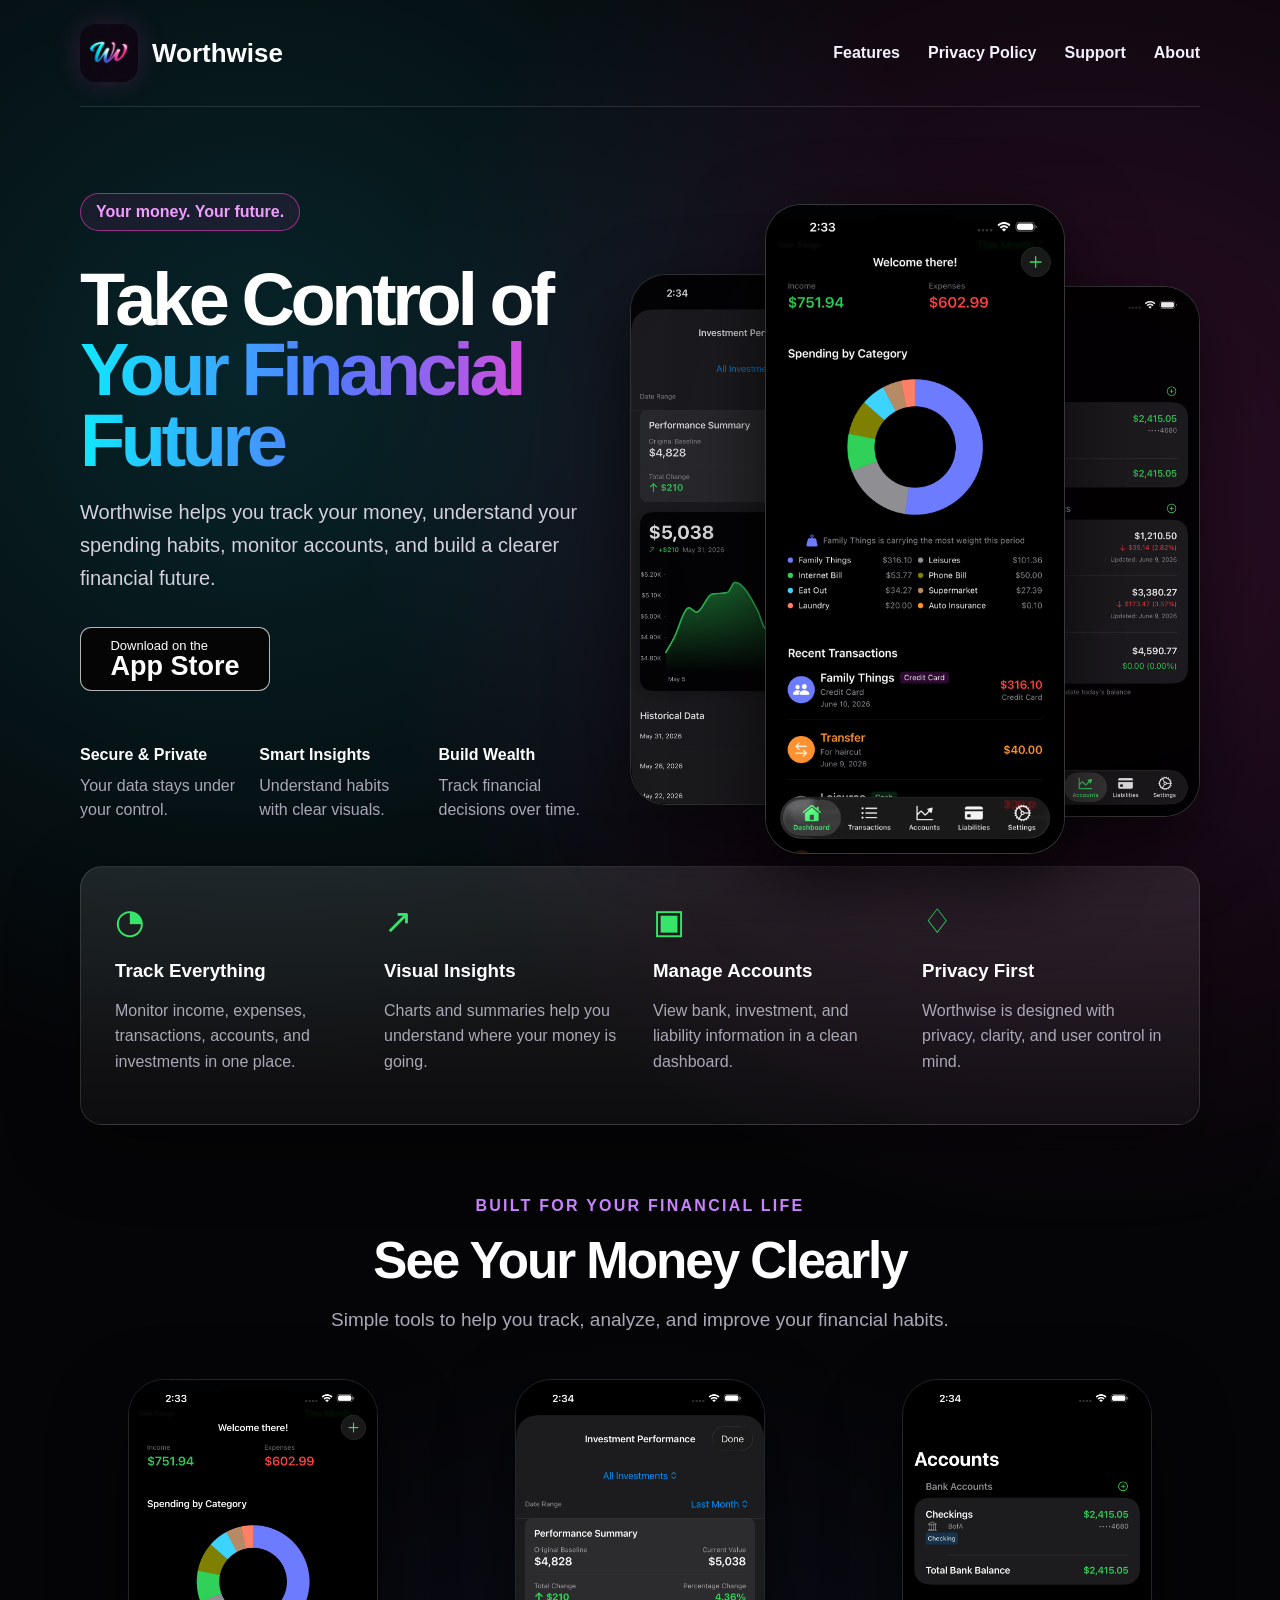
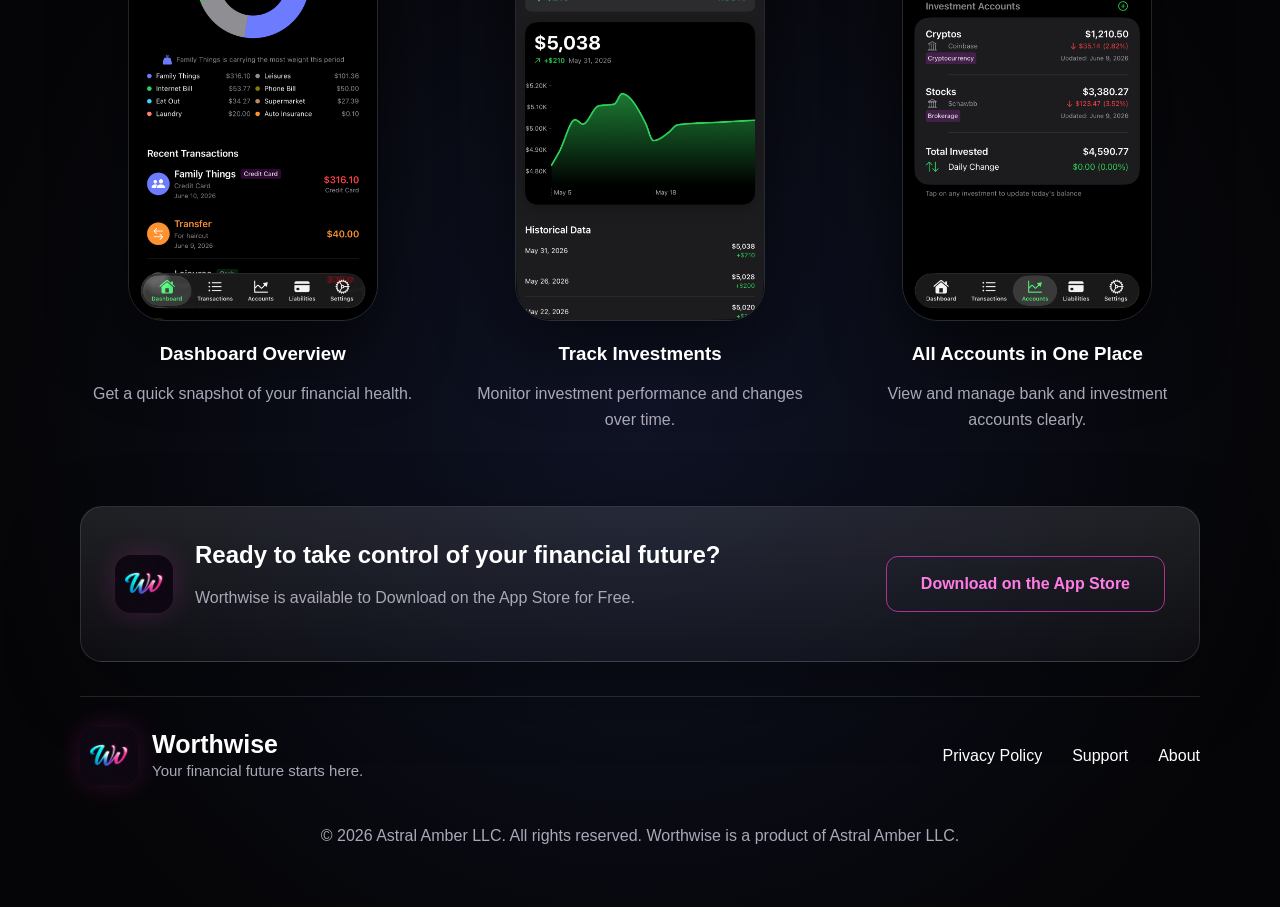
<file: index.html>
<!DOCTYPE html>
<html lang="en">
<head>
  <link rel="icon" type="image/png" href="assets/app-icon.png">
<link rel="apple-touch-icon" href="assets/app-icon.png">
<meta name="theme-color" content="#050507">
  <meta charset="UTF-8" />
  <meta name="viewport" content="width=device-width, initial-scale=1.0" />
  <title>Worthwise — Personal Finance App</title>
  <meta name="description" content="Worthwise is a personal finance app designed to help you track money, understand spending, and see your financial life clearly." />
  <link rel="icon" href="assets/app-icon.png" />
  <link rel="stylesheet" href="styles.css" />
</head>
<body>
  <header class="nav">
    <a class="brand" href="index.html">
      <img src="assets/app-icon.png" alt="Worthwise app icon" />
      <span>Worthwise</span>
    </a>
    <nav>
      <a href="#features">Features</a>
      <a href="privacy.html">Privacy Policy</a>
      <a href="support.html">Support</a>
      <a href="about.html">About</a>
    </nav>
  </header>

  <main>
    <section class="hero">
      <div class="hero-copy">
        <p class="eyebrow">Your money. Your future.</p>
        <h1>Take Control of <span>Your Financial Future</span></h1>
        <p class="intro">Worthwise helps you track your money, understand your spending habits, monitor accounts, and build a clearer financial future.</p>
        <div class="cta-row">
          <a class="app-store" href="https://apps.apple.com/app/apple-store/id6787254528?pt=129060826&ct=worthwise.pro&mt=8" aria-label="Download on the App Store">
            <small>Download on the</small>
            <strong>App Store</strong>
          </a>
          <span class="Available on the App Store"> </span>
        </div>
        <div class="mini-features">
          <div><strong>Secure & Private</strong><span>Your data stays under your control.</span></div>
          <div><strong>Smart Insights</strong><span>Understand habits with clear visuals.</span></div>
          <div><strong>Build Wealth</strong><span>Track financial decisions over time.</span></div>
        </div>
      </div>

      <div class="hero-phones" aria-label="Worthwise app screenshots">
        <img class="phone phone-left" src="assets/performance.png" alt="Investment performance screen" />
        <img class="phone phone-center" src="assets/dashboard.png" alt="Worthwise dashboard screen" />
        <img class="phone phone-right" src="assets/accounts.png" alt="Accounts screen" />
      </div>
    </section>

    <section id="features" class="feature-bar">
      <div>
        <div class="icon">◔</div>
        <h3>Track Everything</h3>
        <p>Monitor income, expenses, transactions, accounts, and investments in one place.</p>
      </div>
      <div>
        <div class="icon">↗</div>
        <h3>Visual Insights</h3>
        <p>Charts and summaries help you understand where your money is going.</p>
      </div>
      <div>
        <div class="icon">▣</div>
        <h3>Manage Accounts</h3>
        <p>View bank, investment, and liability information in a clean dashboard.</p>
      </div>
      <div>
        <div class="icon">♢</div>
        <h3>Privacy First</h3>
        <p>Worthwise is designed with privacy, clarity, and user control in mind.</p>
      </div>
    </section>

    <section class="screens">
      <p class="section-label">Built for your financial life</p>
      <h2>See Your Money Clearly</h2>
      <p class="section-text">Simple tools to help you track, analyze, and improve your financial habits.</p>

      <div class="screen-grid">
        <article>
          <img src="assets/dashboard.png" alt="Dashboard overview screenshot" />
          <h3>Dashboard Overview</h3>
          <p>Get a quick snapshot of your financial health.</p>
        </article>
        <article>
          <img src="assets/performance.png" alt="Investment tracking screenshot" />
          <h3>Track Investments</h3>
          <p>Monitor investment performance and changes over time.</p>
        </article>
        <article>
          <img src="assets/accounts.png" alt="Accounts overview screenshot" />
          <h3>All Accounts in One Place</h3>
          <p>View and manage bank and investment accounts clearly.</p>
        </article>
      </div>
    </section>

    <section class="download-card">
  <img src="assets/app-icon.png" alt="Worthwise app icon" />
  <div>
    <h2>Ready to take control of your financial future?</h2>
    <p>Worthwise is available to Download on the App Store for Free.</p>
  </div>

  <a href="https://apps.apple.com/app/apple-store/id6787254528?pt=129060826&ct=worthwise.pro&mt=8"
     target="_blank"
     rel="noopener noreferrer">
    Download on the App Store
  </a>
</section>
    </section>
  </main>

  <footer>
    <div class="footer-brand">
      <img src="assets/app-icon.png" alt="Worthwise app icon" />
      <div>
        <strong>Worthwise</strong>
        <span>Your financial future starts here.</span>
      </div>
    </div>
    <div class="footer-links">
      <a href="privacy.html">Privacy Policy</a>
      <a href="support.html">Support</a>
      <a href="about.html">About</a>
    </div>
    <p> © 2026 Astral Amber LLC. All rights reserved. 
    Worthwise is a product of Astral Amber LLC.</p>
  </footer>
</body>
</html>
</file>
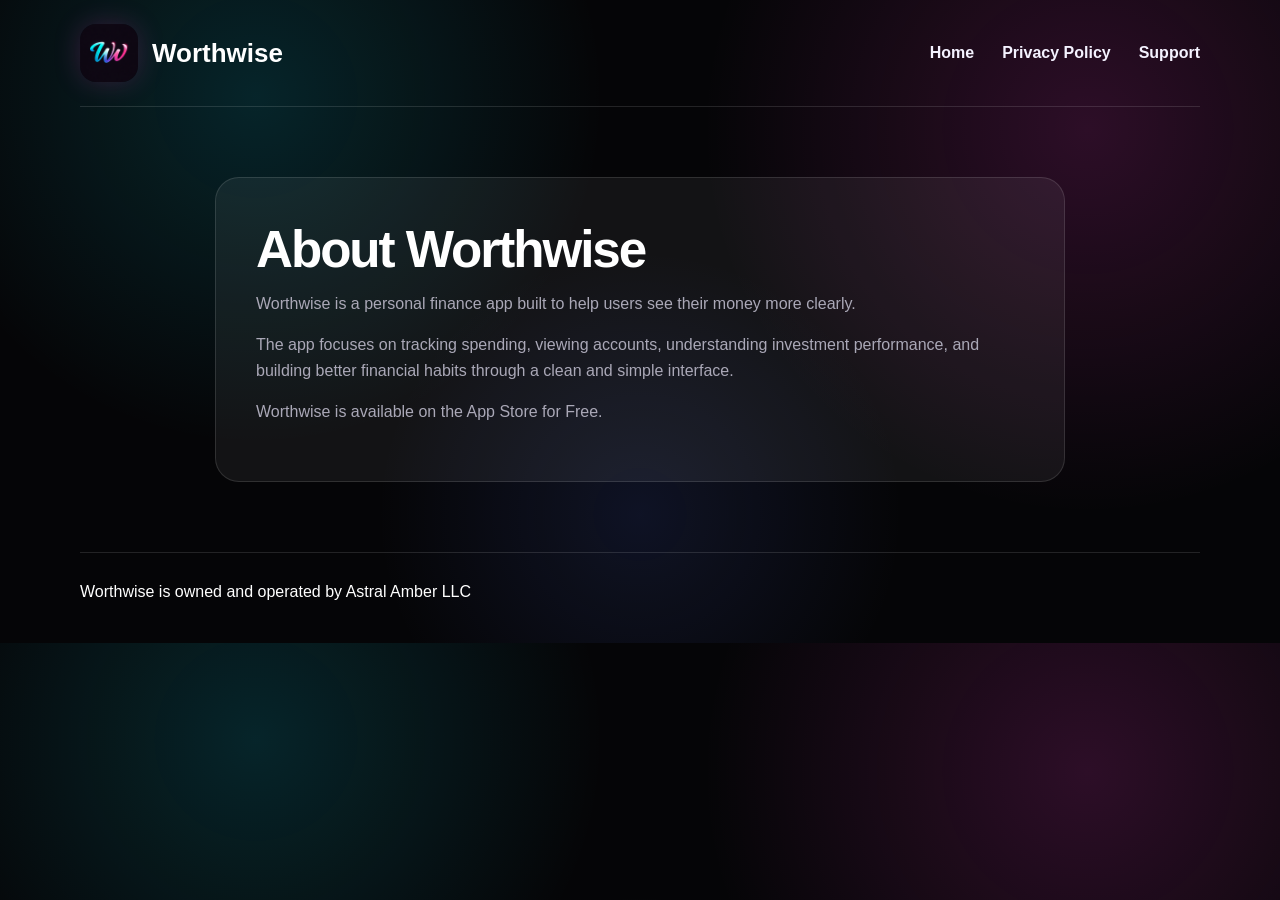
<file: about.html>
<!DOCTYPE html>
<html lang="en">
<head>
  <meta charset="UTF-8" />
  <meta name="viewport" content="width=device-width, initial-scale=1.0" />
  <title>About — Worthwise</title>
  <link rel="icon" href="assets/app-icon.png" />
  <link rel="stylesheet" href="styles.css" />
</head>
<body>
  <header class="nav">
    <a class="brand" href="index.html"><img src="assets/app-icon.png" alt="Worthwise app icon" /><span>Worthwise</span></a>
    <nav><a href="index.html">Home</a><a href="privacy.html">Privacy Policy</a><a href="support.html">Support</a></nav>
  </header>

  <main class="page">
    <h1>About Worthwise</h1>
    <p>Worthwise is a personal finance app built to help users see their money more clearly.</p>
    <p>The app focuses on tracking spending, viewing accounts, understanding investment performance, and building better financial habits through a clean and simple interface.</p>
    <p>Worthwise is available on the App Store for Free.</p>
  </main>
</body>
  <footer>Worthwise is owned and operated by Astral Amber LLC</footer>
</html>
</file>
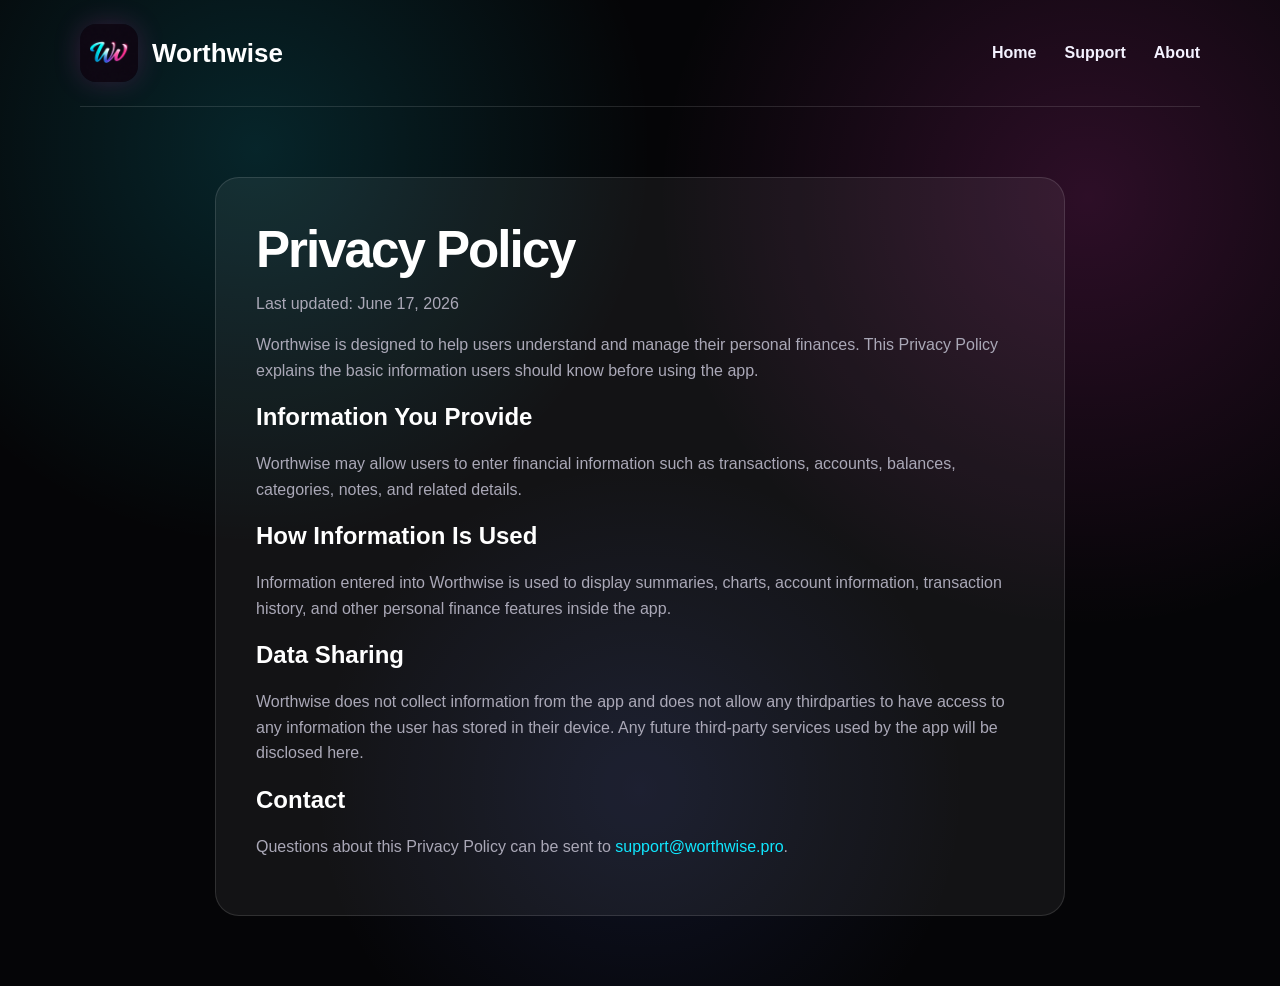
<file: privacy.html>
<!DOCTYPE html>
<html lang="en">
<head>
  <link rel="icon" type="image/png" href="assets/app-icon.png">
<link rel="apple-touch-icon" href="assets/app-icon.png">
<meta name="theme-color" content="#050507">
  <meta charset="UTF-8" />
  <meta name="viewport" content="width=device-width, initial-scale=1.0" />
  <title>Privacy Policy — Worthwise</title>
  <link rel="icon" href="assets/app-icon.png" />
  <link rel="stylesheet" href="styles.css" />
</head>
<body>
  <header class="nav">
    <a class="brand" href="index.html"><img src="assets/app-icon.png" alt="Worthwise app icon" /><span>Worthwise</span></a>
    <nav><a href="https://apps.apple.com/us/app/worthwise-pocket/id6787254528">Home</a><a href="support.html">Support</a><a href="about.html">About</a></nav>
  </header>

  <main class="page">
    <h1>Privacy Policy</h1>
    <p>Last updated: June 17, 2026</p>
    <p>Worthwise is designed to help users understand and manage their personal finances. This Privacy Policy explains the basic information users should know before using the app.</p>

    <h2>Information You Provide</h2>
    <p>Worthwise may allow users to enter financial information such as transactions, accounts, balances, categories, notes, and related details.</p>

    <h2>How Information Is Used</h2>
    <p>Information entered into Worthwise is used to display summaries, charts, account information, transaction history, and other personal finance features inside the app.</p>

    <h2>Data Sharing</h2>
    <p>Worthwise does not collect information from the app and does not allow any thirdparties to have access to any information the user has stored in their device. Any future third-party services used by the app will be disclosed here.</p>

    <h2>Contact</h2>
    <p>Questions about this Privacy Policy can be sent to <a href="mailto:support@worthwise.pro">support@worthwise.pro</a>.</p>
  </main>
</body>
</html>
</file>
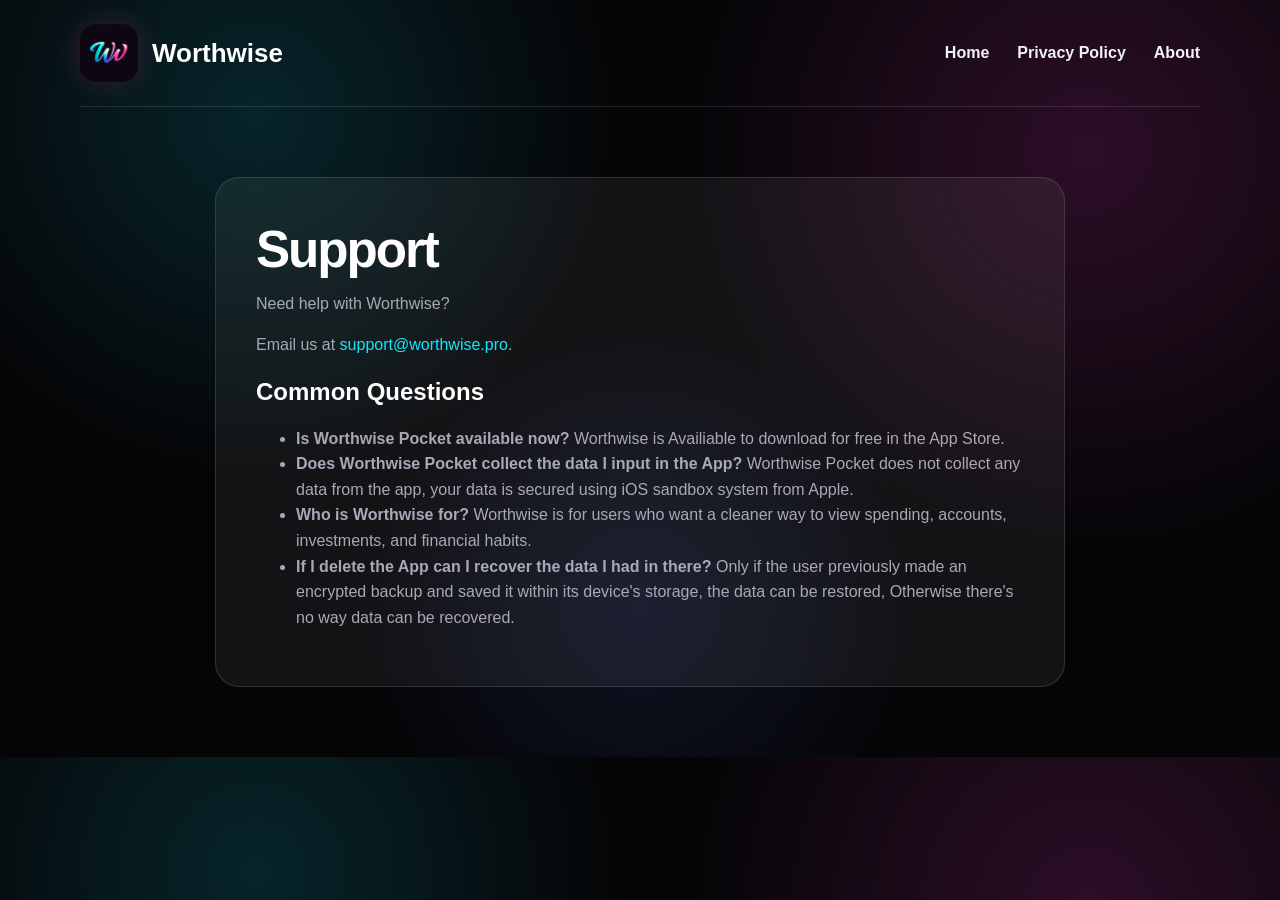
<file: support.html>
<!DOCTYPE html>
<html lang="en">
<head>
  <link rel="icon" type="image/png" href="assets/app-icon.png">
<link rel="apple-touch-icon" href="assets/app-icon.png">
<meta name="theme-color" content="#050507">
  <meta charset="UTF-8" />
  <meta name="viewport" content="width=device-width, initial-scale=1.0" />
  <title>Support — Worthwise</title>
  <link rel="icon" href="assets/app-icon.png" />
  <link rel="stylesheet" href="styles.css" />
</head>
<body>
  <header class="nav">
    <a class="brand" href="index.html"><img src="assets/app-icon.png" alt="Worthwise app icon" /><span>Worthwise</span></a>
    <nav><a href="index.html">Home</a><a href="privacy.html">Privacy Policy</a><a href="about.html">About</a></nav>
  </header>

  <main class="page">
    <h1>Support</h1>
    <p>Need help with Worthwise?</p>
    <p>Email us at <a href="mailto:support@worthwise.pro">support@worthwise.pro</a>.</p>

    <h2>Common Questions</h2>
    <ul>
      <li><strong>Is Worthwise Pocket available now?</strong> Worthwise is Availiable to download for free in the App Store.</li>
      <li><strong>Does Worthwise Pocket collect the data I input in the App?</strong> Worthwise Pocket does not collect any data from the app, your data is secured using iOS sandbox system from Apple.</li>
      <li><strong>Who is Worthwise for?</strong> Worthwise is for users who want a cleaner way to view spending, accounts, investments, and financial habits.</li>
      <li><strong>If I delete the App can I recover the data I had in there?</strong> Only if the user previously made an encrypted backup and saved it within its device's storage, the data can be restored, Otherwise there's no way data can be recovered. </li>
    </ul>
  </main>
</body>
</html>
</file>
<file: styles.css>
* {
  box-sizing: border-box;
}

:root {
  --bg: #050507;
  --panel: rgba(255, 255, 255, 0.06);
  --panel-strong: rgba(255, 255, 255, 0.1);
  --text: #ffffff;
  --muted: #aaa8b7;
  --line: rgba(255, 255, 255, 0.12);
  --cyan: #10e7ff;
  --blue: #5877ff;
  --pink: #ff3ecf;
  --green: #35e66b;
}

html {
  scroll-behavior: smooth;
}

body {
  margin: 0;
  font-family: Inter, -apple-system, BlinkMacSystemFont, "Segoe UI", sans-serif;
  color: var(--text);
  background:
    radial-gradient(circle at 20% 15%, rgba(16, 231, 255, 0.14), transparent 30%),
    radial-gradient(circle at 85% 20%, rgba(255, 62, 207, 0.16), transparent 32%),
    radial-gradient(circle at 50% 80%, rgba(88, 119, 255, 0.12), transparent 32%),
    var(--bg);
}

a {
  color: inherit;
  text-decoration: none;
}

.nav {
  width: min(1120px, calc(100% - 40px));
  margin: 0 auto;
  padding: 24px 0;
  display: flex;
  align-items: center;
  justify-content: space-between;
  border-bottom: 1px solid var(--line);
}

.brand,
.footer-brand {
  display: flex;
  align-items: center;
  gap: 14px;
  font-weight: 800;
  font-size: 26px;
}

.brand img,
.footer-brand img,
.download-card img {
  width: 58px;
  height: 58px;
  border-radius: 16px;
  box-shadow: 0 0 28px rgba(255, 62, 207, 0.18);
}

.nav nav {
  display: flex;
  gap: 28px;
  color: #f4f2ff;
  font-weight: 650;
}

.nav nav a:hover {
  color: var(--cyan);
}

.hero {
  width: min(1120px, calc(100% - 40px));
  margin: 0 auto;
  min-height: 650px;
  padding: 70px 0 44px;
  display: grid;
  grid-template-columns: 0.95fr 1.05fr;
  gap: 34px;
  align-items: center;
}

.eyebrow {
  display: inline-block;
  padding: 9px 15px;
  border: 1px solid rgba(255, 62, 207, 0.55);
  border-radius: 999px;
  color: #f19cff;
  background: rgba(255, 62, 207, 0.08);
  font-weight: 700;
}

h1 {
  margin: 18px 0;
  font-size: clamp(44px, 6vw, 74px);
  line-height: 0.95;
  letter-spacing: -0.06em;
}

h1 span {
  display: block;
  background: linear-gradient(90deg, var(--cyan), var(--blue), var(--pink));
  -webkit-background-clip: text;
  color: transparent;
}

.intro {
  max-width: 560px;
  color: #d4d1dc;
  font-size: 20px;
  line-height: 1.65;
}

.cta-row {
  margin-top: 32px;
  display: flex;
  align-items: center;
  gap: 26px;
  flex-wrap: wrap;
}

.app-store {
  width: 190px;
  height: 64px;
  border: 1px solid rgba(255,255,255,0.7);
  border-radius: 11px;
  display: grid;
  place-content: center;
  background: #050505;
}

.app-store small {
  font-size: 13px;
}

.app-store strong {
  font-size: 27px;
  line-height: 1;
}

.coming {
  color: #f16cff;
  font-weight: 700;
}

.mini-features {
  margin-top: 52px;
  display: grid;
  grid-template-columns: repeat(3, 1fr);
  gap: 22px;
}

.mini-features div {
  color: var(--muted);
  line-height: 1.5;
}

.mini-features strong {
  display: block;
  color: white;
  margin-bottom: 7px;
}

.hero-phones {
  position: relative;
  height: 610px;
}

.phone {
  position: absolute;
  width: 245px;
  border-radius: 36px;
  box-shadow: 0 28px 80px rgba(0,0,0,0.7);
  border: 1px solid rgba(255,255,255,0.22);
  background: #000;
}

.phone-center {
  width: 300px;
  left: 50%;
  top: 10px;
  transform: translateX(-50%);
  z-index: 3;
}

.phone-left {
  left: 0;
  top: 80px;
  z-index: 1;
  opacity: 0.82;
}

.phone-right {
  right: 0;
  top: 92px;
  z-index: 2;
  opacity: 0.9;
}

.feature-bar,
.download-card {
  width: min(1120px, calc(100% - 40px));
  margin: 0 auto;
  padding: 34px;
  border: 1px solid var(--line);
  border-radius: 22px;
  background: linear-gradient(180deg, var(--panel-strong), rgba(255,255,255,0.035));
  box-shadow: 0 24px 70px rgba(0,0,0,0.35);
}

.feature-bar {
  display: grid;
  grid-template-columns: repeat(4, 1fr);
  gap: 26px;
}

.icon {
  color: var(--green);
  font-size: 34px;
  margin-bottom: 12px;
}

.feature-bar h3,
.screen-grid h3 {
  margin-bottom: 8px;
}

.feature-bar p,
.screen-grid p,
.download-card p,
footer span,
footer p,
.page p,
.page li {
  color: var(--muted);
  line-height: 1.6;
}

.screens {
  width: min(1120px, calc(100% - 40px));
  margin: 72px auto 0;
  text-align: center;
}

.section-label {
  color: #c883ff;
  text-transform: uppercase;
  letter-spacing: 0.14em;
  font-weight: 800;
}

.screens h2,
.page h1 {
  font-size: clamp(36px, 4vw, 52px);
  letter-spacing: -0.04em;
  margin: 8px 0;
}

.section-text {
  color: var(--muted);
  font-size: 19px;
}

.screen-grid {
  margin-top: 48px;
  display: grid;
  grid-template-columns: repeat(3, 1fr);
  gap: 42px;
}

.screen-grid img {
  max-width: 250px;
  width: 100%;
  border-radius: 36px;
  box-shadow: 0 28px 70px rgba(0,0,0,0.55);
  border: 1px solid rgba(255,255,255,0.12);
}

.download-card {
  margin-top: 58px;
  display: grid;
  grid-template-columns: auto 1fr auto;
  gap: 22px;
  align-items: center;
}

.download-card h2 {
  margin: 0;
}

.download-card a {
  border: 1px solid rgba(255, 62, 207, 0.65);
  color: #ff7ce6;
  border-radius: 12px;
  padding: 18px 34px;
  font-weight: 800;
}

footer {
  width: min(1120px, calc(100% - 40px));
  margin: 34px auto 0;
  padding: 30px 0 42px;
  display: grid;
  grid-template-columns: 1fr auto;
  gap: 22px;
  border-top: 1px solid var(--line);
}

.footer-brand {
  font-size: 25px;
}

.footer-brand span {
  display: block;
  font-size: 15px;
  font-weight: 500;
}

.footer-links {
  display: flex;
  align-items: center;
  gap: 30px;
}

footer p {
  grid-column: 1 / -1;
  text-align: center;
}

.page {
  width: min(850px, calc(100% - 40px));
  margin: 70px auto;
  padding: 40px;
  border: 1px solid var(--line);
  border-radius: 24px;
  background: var(--panel);
}

.page a {
  color: var(--cyan);
}

@media (max-width: 900px) {
  .nav,
  .hero,
  .feature-bar,
  .screen-grid,
  .download-card,
  footer {
    grid-template-columns: 1fr;
  }

  .nav {
    gap: 20px;
    align-items: flex-start;
  }

  .nav nav,
  .footer-links {
    flex-wrap: wrap;
    gap: 16px;
  }

  .hero {
    padding-top: 34px;
  }

  .hero-phones {
    height: 520px;
  }

  .phone-center {
    width: 245px;
  }

  .phone-left,
  .phone-right {
    width: 190px;
  }

  .mini-features {
    grid-template-columns: 1fr;
  }

  .download-card {
    text-align: left;
  }
}

@media (max-width: 560px) {
  .phone-left,
  .phone-right {
    display: none;
  }

  .hero-phones {
    height: 500px;
  }

  .phone-center {
    width: 260px;
  }
}
</file>
